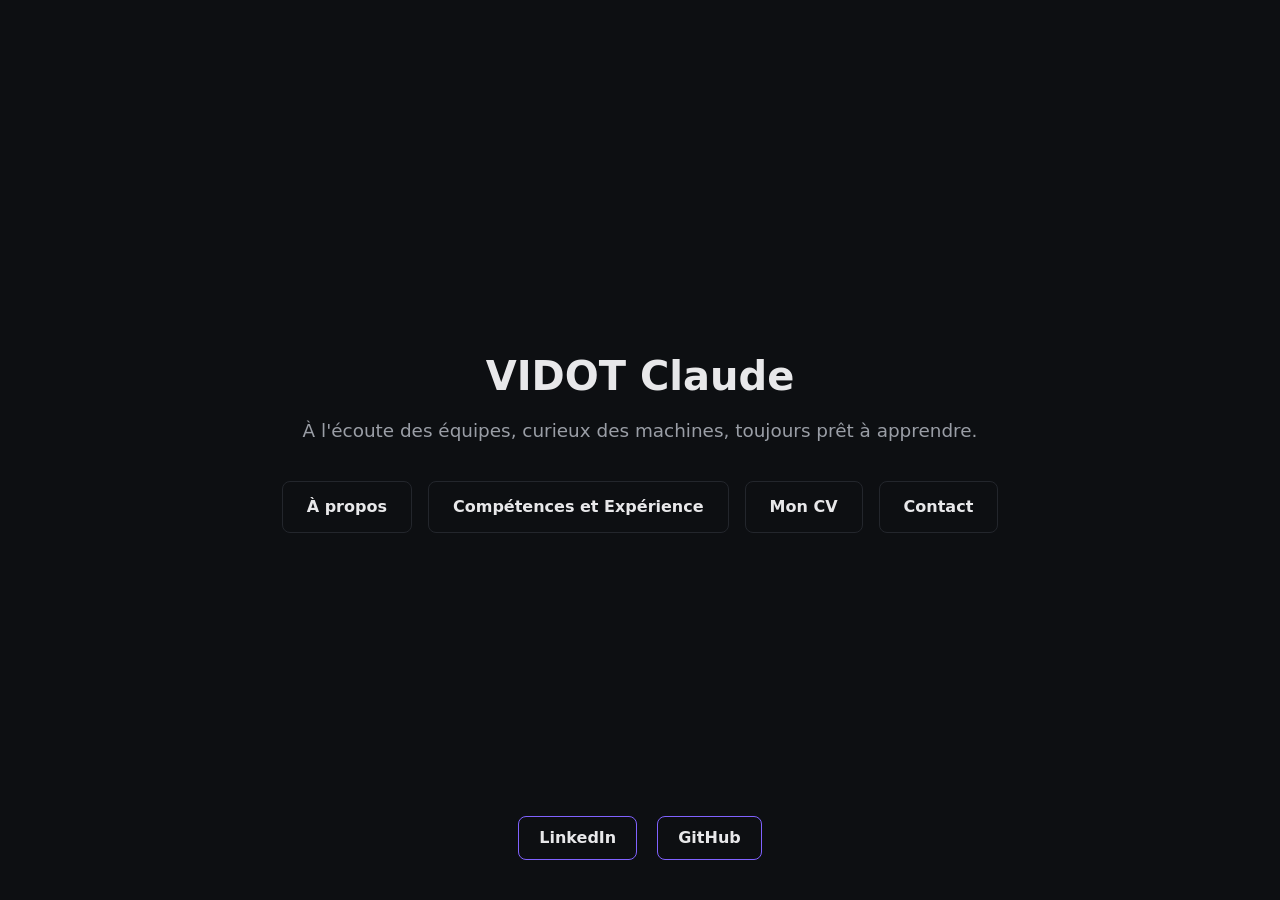
<file: index.html>
<!DOCTYPE html>
<html lang="fr">
<head>
<meta charset="UTF-8">
<meta name="viewport" content="width=device-width, initial-scale=1, viewport-fit=cover">
<meta name="theme-color" content="#0d0f12">
<title>Claude Vidot — Portfolio | Systèmes d'information</title>
<meta name="description" content="Portfolio de Claude Vidot : compétences en systèmes et réseaux, expériences professionnelles en informatique et CV à télécharger.">
<meta name="author" content="Claude Vidot">
<link rel="stylesheet" href="css/style.css">
</head>
<body>

<main>
  <section class="home-section" id="home">
    <div class="home-content">
      <div class="home-title">
        <h1>VIDOT Claude</h1>
        <p class="slogan">À l'écoute des équipes, curieux des machines, toujours prêt à apprendre.</p>
      </div>
      <nav class="home-menu" aria-label="Navigation principale">
        <a href="about.html">À propos</a>
        <a href="competences.html">Compétences et Expérience</a>
        <a href="cv.html">Mon CV</a>
        <a href="contact.html">Contact</a>
      </nav>
    </div>
    <div class="social-links">
      <a href="https://www.linkedin.com/in/claude-v-684a30134/" target="_blank" rel="noopener" aria-label="LinkedIn (s'ouvre dans un nouvel onglet)">LinkedIn</a>
      <a href="https://github.com/Kurodo97420" target="_blank" rel="noopener" aria-label="GitHub (s'ouvre dans un nouvel onglet)">GitHub</a>
    </div>
  </section>
</main>

</body>
</html>
</file>
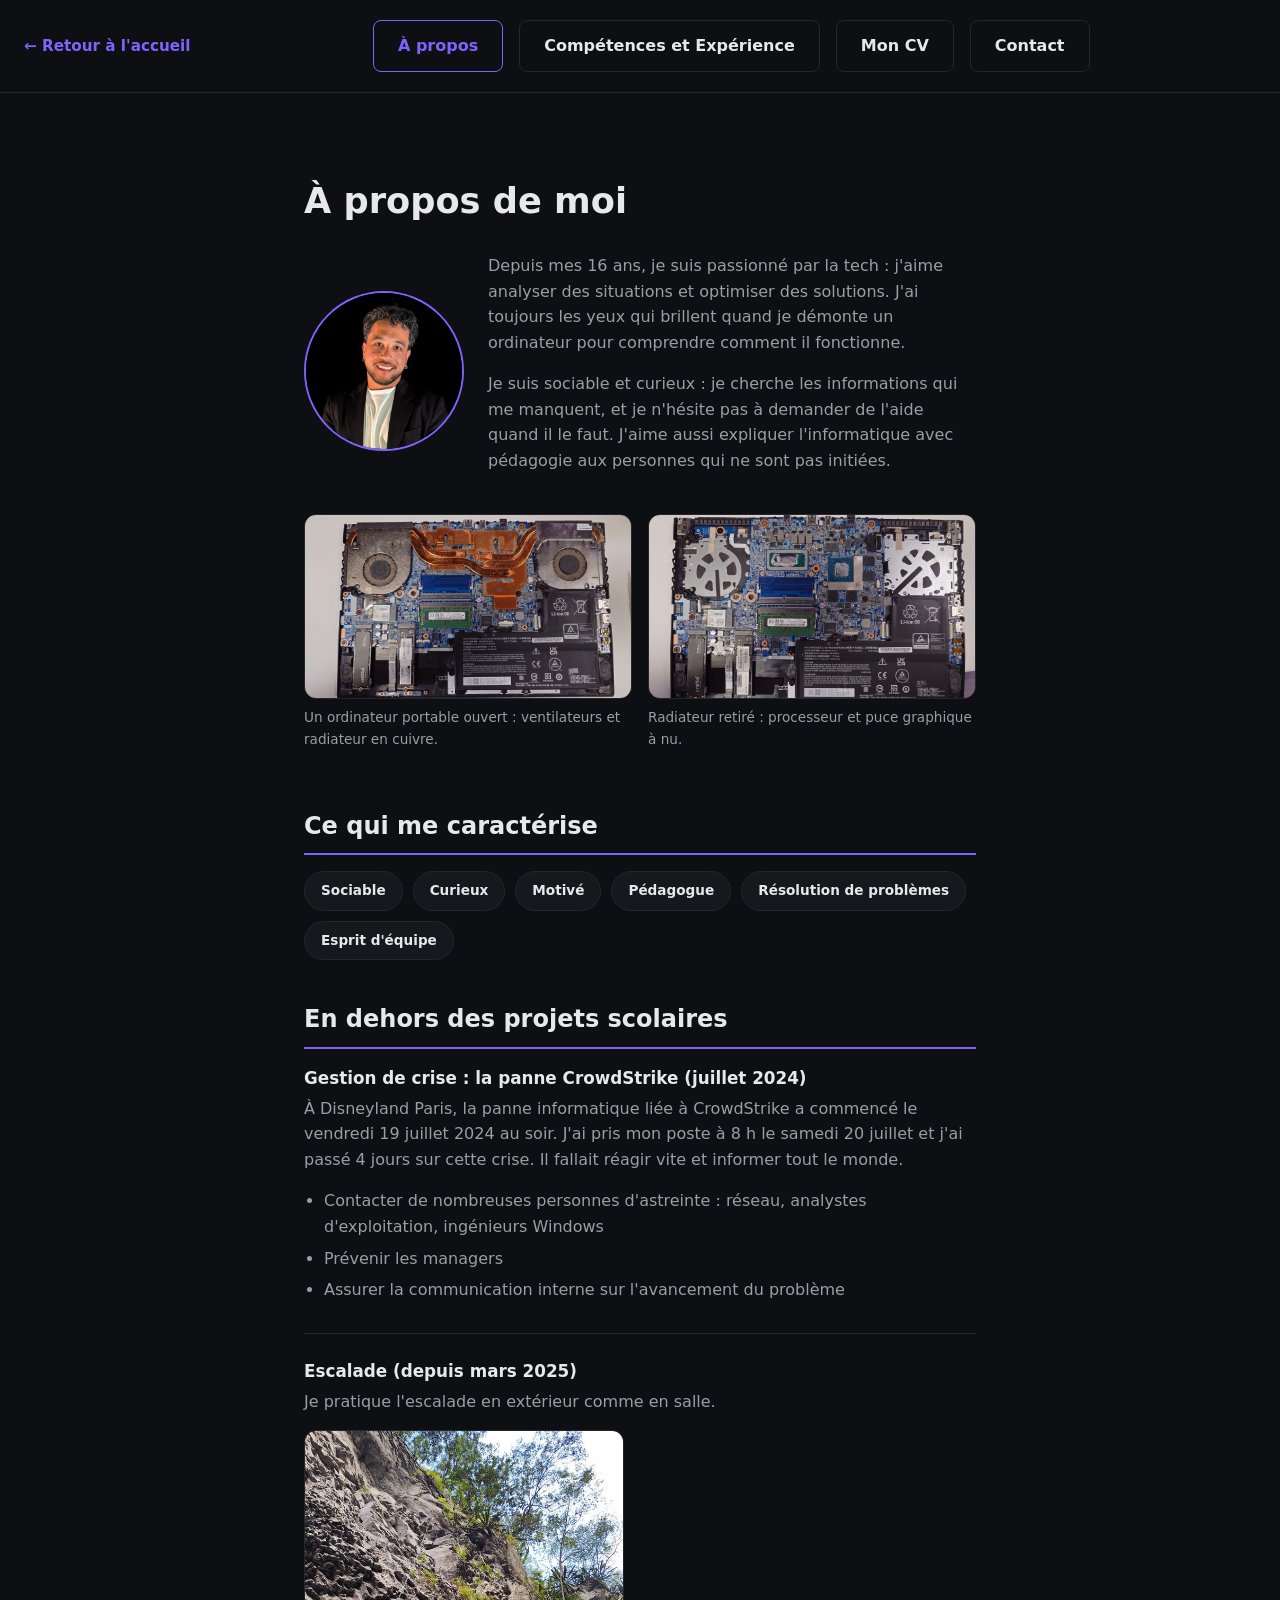
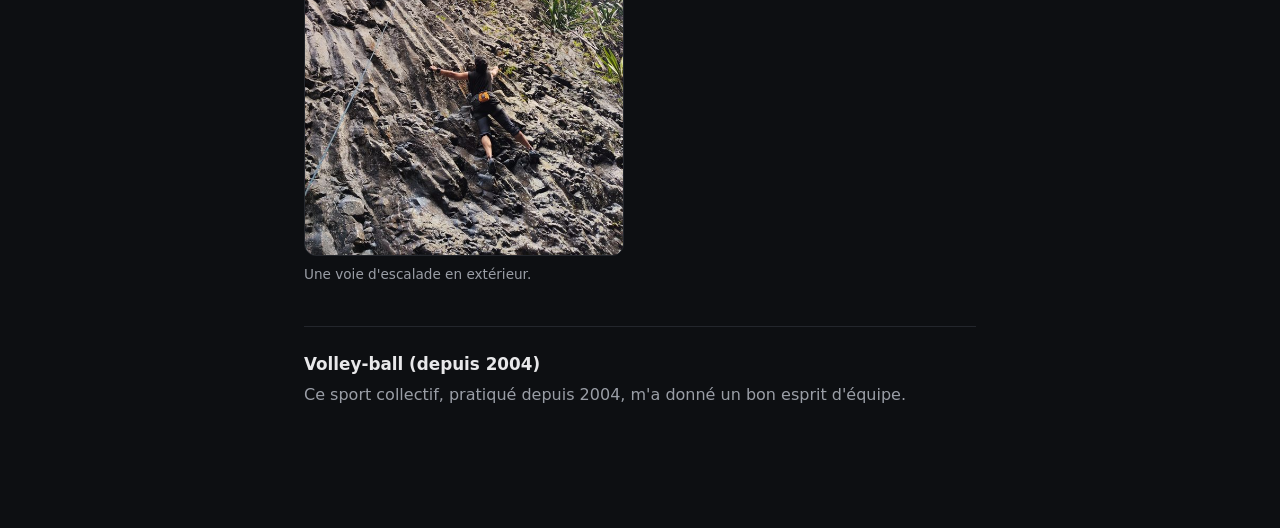
<file: about.html>
<!DOCTYPE html>
<html lang="fr">
<head>
<meta charset="UTF-8">
<meta name="viewport" content="width=device-width, initial-scale=1, viewport-fit=cover">
<meta name="theme-color" content="#0d0f12">
<title>À propos de moi — Claude Vidot | Portfolio</title>
<meta name="description" content="Claude Vidot, passionné de tech : ses qualités, son expérience de gestion de crise chez Disneyland Paris, l'escalade et le volley-ball.">
<meta name="author" content="Claude Vidot">
<link rel="stylesheet" href="css/style.css">
</head>
<body>

<header class="top-navigation">
  <a href="index.html" class="home-link">← Retour à l'accueil</a>
  <nav class="navigation-links" aria-label="Navigation principale">
    <a href="about.html" class="active" aria-current="page">À propos</a>
    <a href="competences.html">Compétences et Expérience</a>
    <a href="cv.html">Mon CV</a>
    <a href="contact.html">Contact</a>
  </nav>
</header>

<main>
  <section class="content-section">
    <h1>À propos de moi</h1>
    <div class="about-intro">
      <img class="profile-photo" src="images/portrait-claude-vidot.jpg" alt="Portrait de Claude Vidot, souriant, en veste noire et t-shirt clair" width="480" height="480">
      <div class="about-intro-text">
        <p>Depuis mes 16 ans, je suis passionné par la tech : j'aime analyser des situations et optimiser des solutions. J'ai toujours les yeux qui brillent quand je démonte un ordinateur pour comprendre comment il fonctionne.</p>
        <p>Je suis sociable et curieux : je cherche les informations qui me manquent, et je n'hésite pas à demander de l'aide quand il le faut. J'aime aussi expliquer l'informatique avec pédagogie aux personnes qui ne sont pas initiées.</p>
      </div>
    </div>

    <div class="photo-row">
      <figure class="photo-figure">
        <img src="images/pc-portable-ventilateurs-poussiere.jpg" alt="Intérieur d'un ordinateur portable ouvert : deux ventilateurs encrassés de poussière, des caloducs en cuivre, la batterie et la mémoire vive." width="960" height="540" loading="lazy">
        <figcaption>Un ordinateur portable ouvert : ventilateurs et radiateur en cuivre.</figcaption>
      </figure>
      <figure class="photo-figure">
        <img src="images/pc-portable-radiateur-retire.jpg" alt="Le même ordinateur portable, radiateur et ventilateurs retirés : on voit le processeur et la puce graphique avec l'ancienne pâte thermique." width="960" height="540" loading="lazy">
        <figcaption>Radiateur retiré : processeur et puce graphique à nu.</figcaption>
      </figure>
    </div>

    <h2>Ce qui me caractérise</h2>
    <div class="skills-list">
      <span class="skill-badge">Sociable</span>
      <span class="skill-badge">Curieux</span>
      <span class="skill-badge">Motivé</span>
      <span class="skill-badge">Pédagogue</span>
      <span class="skill-badge">Résolution de problèmes</span>
      <span class="skill-badge">Esprit d'équipe</span>
    </div>

    <h2>En dehors des projets scolaires</h2>

    <div class="experience-block">
      <h3>Gestion de crise : la panne CrowdStrike (juillet 2024)</h3>
      <p>À Disneyland Paris, la panne informatique liée à CrowdStrike a commencé le vendredi 19 juillet 2024 au soir. J'ai pris mon poste à 8 h le samedi 20 juillet et j'ai passé 4 jours sur cette crise. Il fallait réagir vite et informer tout le monde.</p>
      <ul>
        <li>Contacter de nombreuses personnes d'astreinte : réseau, analystes d'exploitation, ingénieurs Windows</li>
        <li>Prévenir les managers</li>
        <li>Assurer la communication interne sur l'avancement du problème</li>
      </ul>
    </div>

    <div class="experience-block">
      <h3>Escalade (depuis mars 2025)</h3>
      <p>Je pratique l'escalade en extérieur comme en salle.</p>
      <figure class="photo-figure tall-photo">
        <img src="images/escalade-exterieur.jpg" alt="Grimpeur encordé sur une paroi rocheuse en extérieur, entouré de végétation." width="600" height="800" loading="lazy">
        <figcaption>Une voie d'escalade en extérieur.</figcaption>
      </figure>
    </div>

    <div class="experience-block">
      <h3>Volley-ball (depuis 2004)</h3>
      <p>Ce sport collectif, pratiqué depuis 2004, m'a donné un bon esprit d'équipe.</p>
    </div>
  </section>
</main>

</body>
</html>
</file>
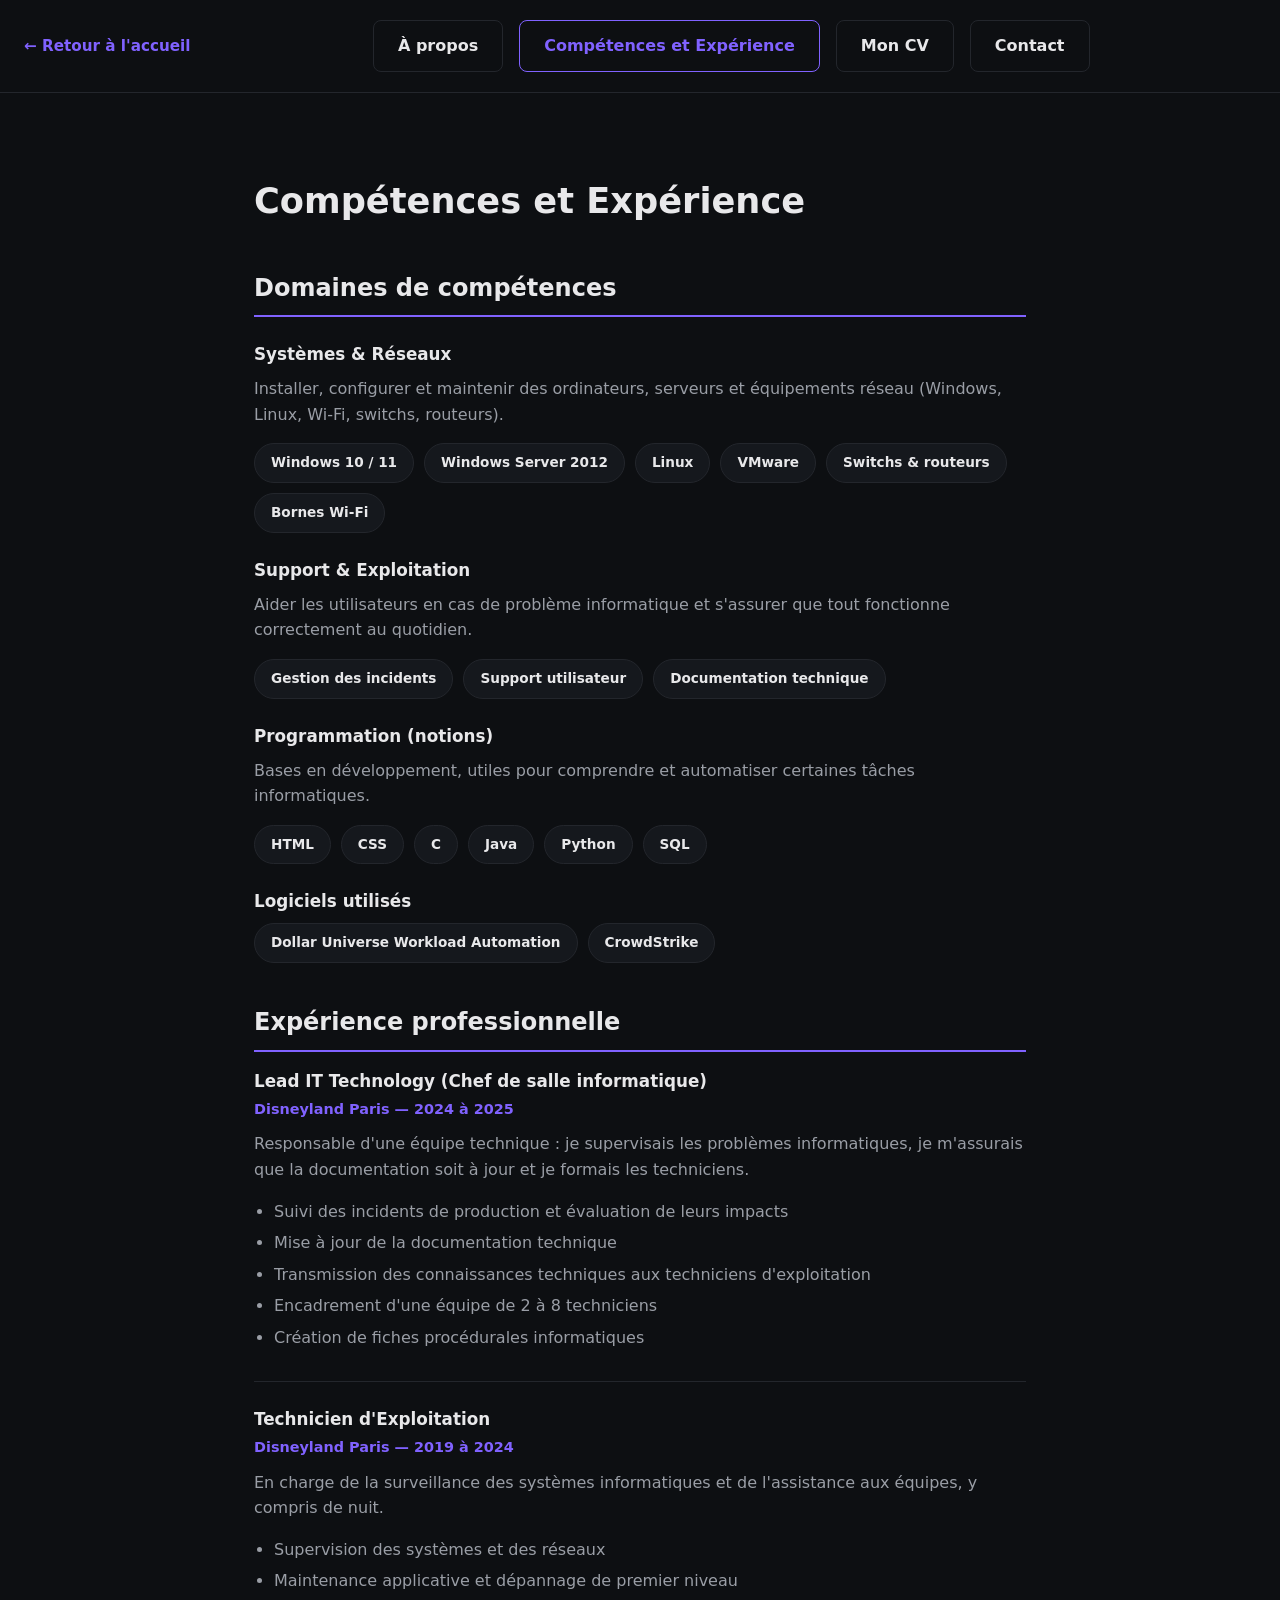
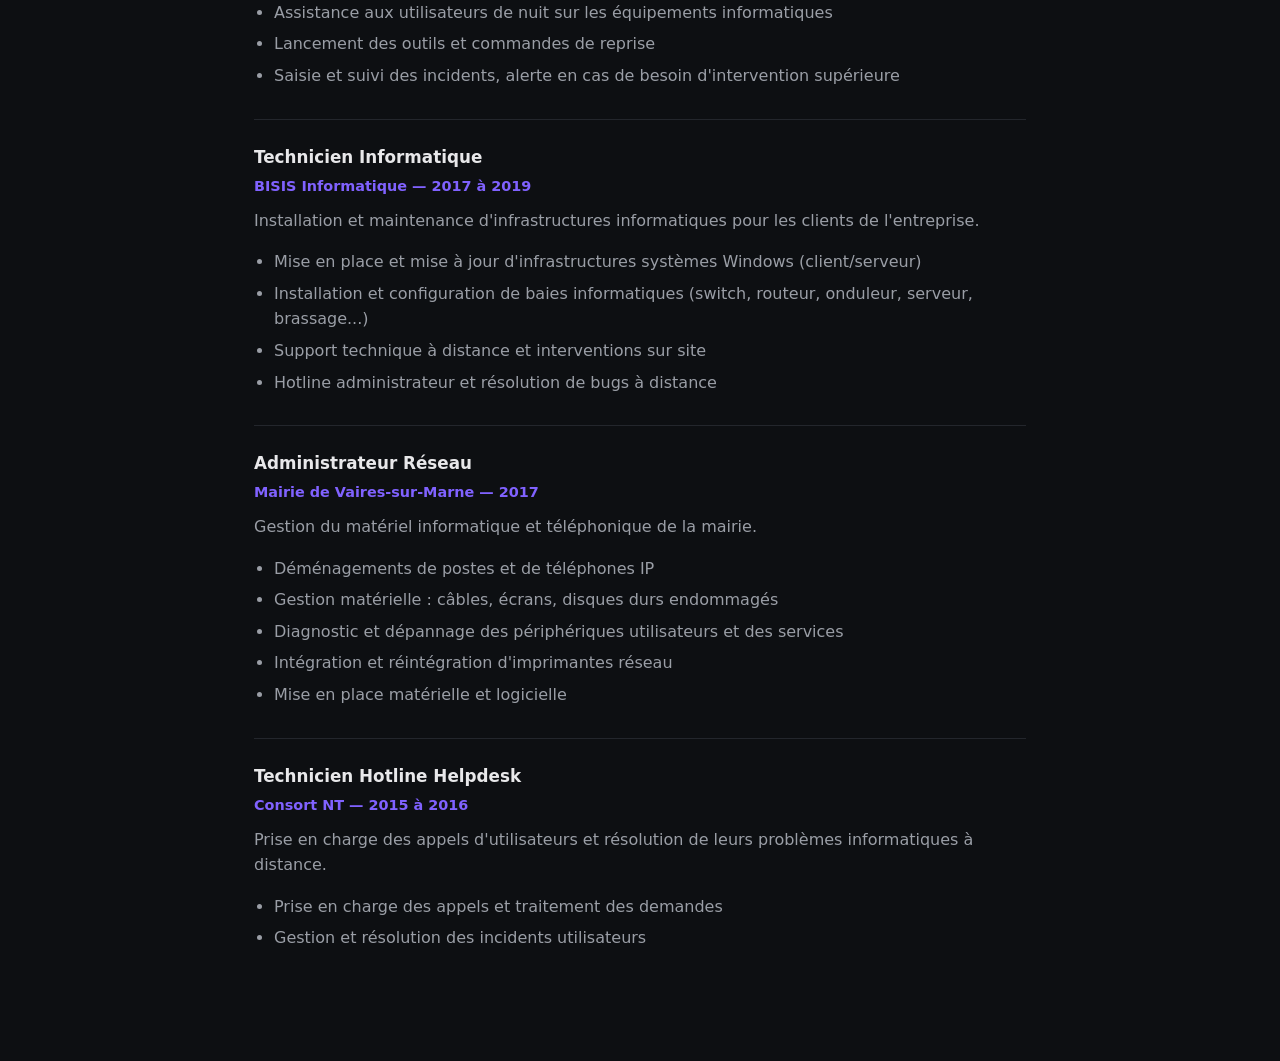
<file: competences.html>
<!DOCTYPE html>
<html lang="fr">
<head>
<meta charset="UTF-8">
<meta name="viewport" content="width=device-width, initial-scale=1, viewport-fit=cover">
<meta name="theme-color" content="#0d0f12">
<title>Compétences et Expérience — Claude Vidot | Portfolio</title>
<meta name="description" content="Compétences en systèmes et réseaux, support et exploitation, et parcours professionnel de Claude Vidot, de Consort NT à Disneyland Paris.">
<meta name="author" content="Claude Vidot">
<link rel="stylesheet" href="css/style.css">
</head>
<body>

<header class="top-navigation">
  <a href="index.html" class="home-link">← Retour à l'accueil</a>
  <nav class="navigation-links" aria-label="Navigation principale">
    <a href="about.html">À propos</a>
    <a href="competences.html" class="active" aria-current="page">Compétences et Expérience</a>
    <a href="cv.html">Mon CV</a>
    <a href="contact.html">Contact</a>
  </nav>
</header>

<main>
<section class="content-section wide-content-section">
  <h1>Compétences et Expérience</h1>

  <h2>Domaines de compétences</h2>

  <h3>Systèmes &amp; Réseaux</h3>
  <p>Installer, configurer et maintenir des ordinateurs, serveurs et équipements réseau (Windows, Linux, Wi-Fi, switchs, routeurs).</p>
  <div class="skills-list">
    <span class="skill-badge">Windows 10 / 11</span>
    <span class="skill-badge">Windows Server 2012</span>
    <span class="skill-badge">Linux</span>
    <span class="skill-badge">VMware</span>
    <span class="skill-badge">Switchs &amp; routeurs</span>
    <span class="skill-badge">Bornes Wi-Fi</span>
  </div>

  <h3>Support &amp; Exploitation</h3>
  <p>Aider les utilisateurs en cas de problème informatique et s'assurer que tout fonctionne correctement au quotidien.</p>
  <div class="skills-list">
    <span class="skill-badge">Gestion des incidents</span>
    <span class="skill-badge">Support utilisateur</span>
    <span class="skill-badge">Documentation technique</span>
  </div>

  <h3>Programmation (notions)</h3>
  <p>Bases en développement, utiles pour comprendre et automatiser certaines tâches informatiques.</p>
  <div class="skills-list">
    <span class="skill-badge">HTML</span>
    <span class="skill-badge">CSS</span>
    <span class="skill-badge">C</span>
    <span class="skill-badge">Java</span>
    <span class="skill-badge">Python</span>
    <span class="skill-badge">SQL</span>
  </div>

  <h3>Logiciels utilisés</h3>
  <div class="skills-list">
    <span class="skill-badge">Dollar Universe Workload Automation</span>
    <span class="skill-badge">CrowdStrike</span>
  </div>

  <h2>Expérience professionnelle</h2>

  <div class="experience-block">
    <h3>Lead IT Technology (Chef de salle informatique)</h3>
    <span class="job-date">Disneyland Paris — 2024 à 2025</span>
    <p>Responsable d'une équipe technique : je supervisais les problèmes informatiques, je m'assurais que la documentation soit à jour et je formais les techniciens.</p>
    <ul>
      <li>Suivi des incidents de production et évaluation de leurs impacts</li>
      <li>Mise à jour de la documentation technique</li>
      <li>Transmission des connaissances techniques aux techniciens d'exploitation</li>
      <li>Encadrement d'une équipe de 2 à 8 techniciens</li>
      <li>Création de fiches procédurales informatiques</li>
    </ul>
  </div>

  <div class="experience-block">
    <h3>Technicien d'Exploitation</h3>
    <span class="job-date">Disneyland Paris — 2019 à 2024</span>
    <p>En charge de la surveillance des systèmes informatiques et de l'assistance aux équipes, y compris de nuit.</p>
    <ul>
      <li>Supervision des systèmes et des réseaux</li>
      <li>Maintenance applicative et dépannage de premier niveau</li>
      <li>Assistance aux utilisateurs de nuit sur les équipements informatiques</li>
      <li>Lancement des outils et commandes de reprise</li>
      <li>Saisie et suivi des incidents, alerte en cas de besoin d'intervention supérieure</li>
    </ul>
  </div>

  <div class="experience-block">
    <h3>Technicien Informatique</h3>
    <span class="job-date">BISIS Informatique — 2017 à 2019</span>
    <p>Installation et maintenance d'infrastructures informatiques pour les clients de l'entreprise.</p>
    <ul>
      <li>Mise en place et mise à jour d'infrastructures systèmes Windows (client/serveur)</li>
      <li>Installation et configuration de baies informatiques (switch, routeur, onduleur, serveur, brassage...)</li>
      <li>Support technique à distance et interventions sur site</li>
      <li>Hotline administrateur et résolution de bugs à distance</li>
    </ul>
  </div>

  <div class="experience-block">
    <h3>Administrateur Réseau</h3>
    <span class="job-date">Mairie de Vaires-sur-Marne — 2017</span>
    <p>Gestion du matériel informatique et téléphonique de la mairie.</p>
    <ul>
      <li>Déménagements de postes et de téléphones IP</li>
      <li>Gestion matérielle : câbles, écrans, disques durs endommagés</li>
      <li>Diagnostic et dépannage des périphériques utilisateurs et des services</li>
      <li>Intégration et réintégration d'imprimantes réseau</li>
      <li>Mise en place matérielle et logicielle</li>
    </ul>
  </div>

  <div class="experience-block">
    <h3>Technicien Hotline Helpdesk</h3>
    <span class="job-date">Consort NT — 2015 à 2016</span>
    <p>Prise en charge des appels d'utilisateurs et résolution de leurs problèmes informatiques à distance.</p>
    <ul>
      <li>Prise en charge des appels et traitement des demandes</li>
      <li>Gestion et résolution des incidents utilisateurs</li>
    </ul>
  </div>
</section>
</main>

</body>
</html>
</file>
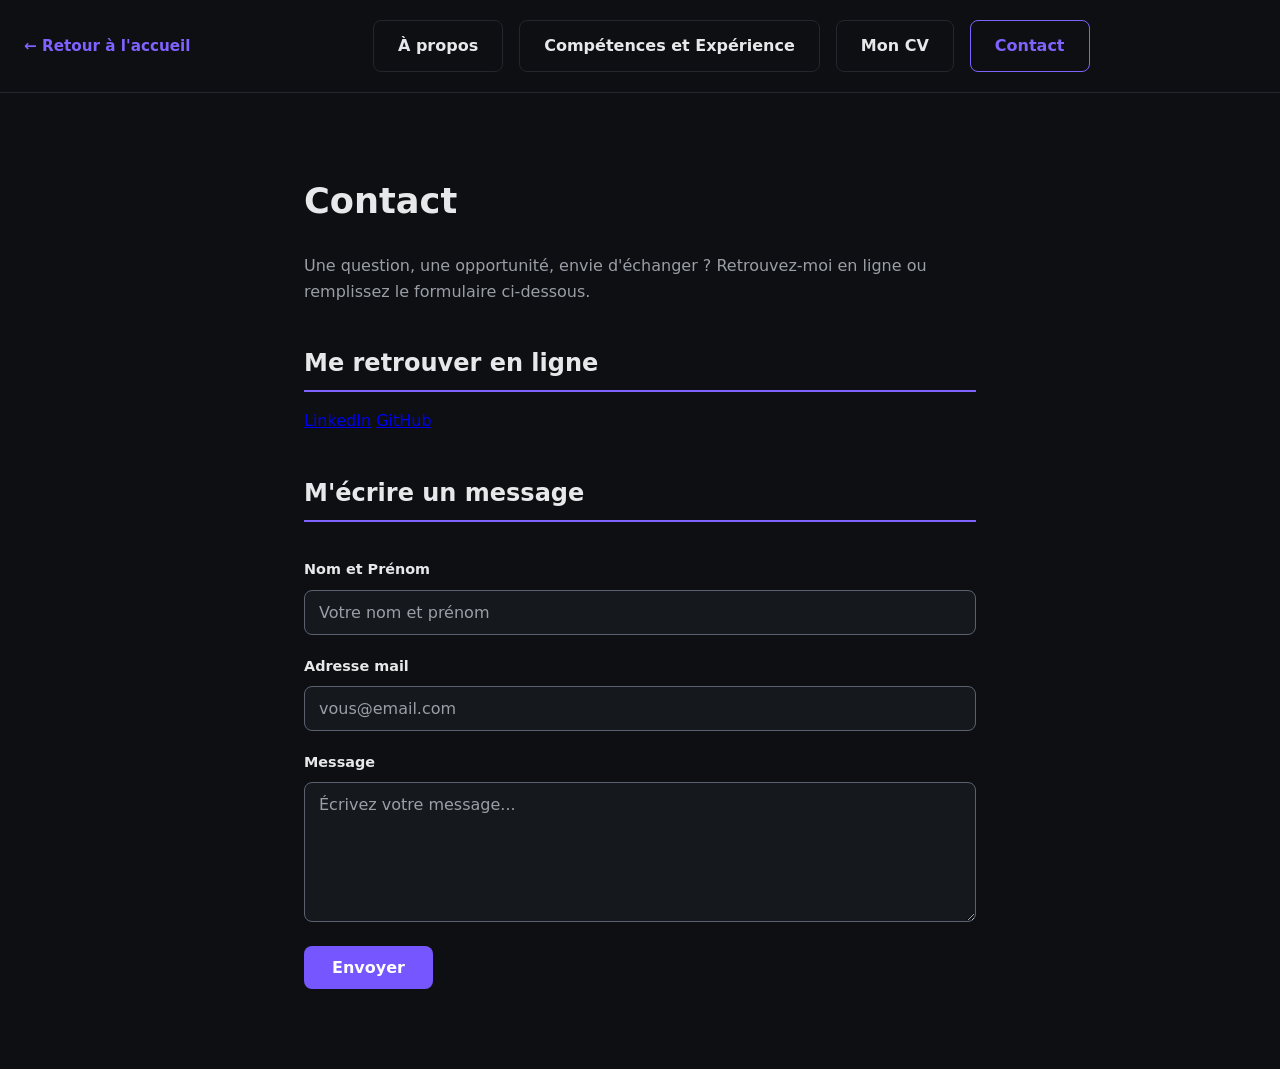
<file: contact.html>
<!DOCTYPE html>
<html lang="fr">
<head>
<meta charset="UTF-8">
<meta name="viewport" content="width=device-width, initial-scale=1, viewport-fit=cover">
<meta name="theme-color" content="#0d0f12">
<title>Contact — Claude Vidot | Portfolio</title>
<meta name="description" content="Contactez Claude Vidot via LinkedIn, GitHub ou le formulaire : indiquez votre nom, votre adresse mail et votre message.">
<meta name="author" content="Claude Vidot">
<link rel="stylesheet" href="css/style.css">
</head>
<body>

<header class="top-navigation">
  <a href="index.html" class="home-link">← Retour à l'accueil</a>
  <nav class="navigation-links" aria-label="Navigation principale">
    <a href="about.html">À propos</a>
    <a href="competences.html">Compétences et Expérience</a>
    <a href="cv.html">Mon CV</a>
    <a href="contact.html" class="active" aria-current="page">Contact</a>
  </nav>
</header>

<main>
  <section class="content-section">
    <h1>Contact</h1>
    <p>Une question, une opportunité, envie d'échanger ? Retrouvez-moi en ligne ou remplissez le formulaire ci-dessous.</p>

    <h2>Me retrouver en ligne</h2>
    <div class="contact-links">
      <a href="https://www.linkedin.com/in/claude-v-684a30134/" target="_blank" rel="noopener" aria-label="LinkedIn (s'ouvre dans un nouvel onglet)">LinkedIn</a>
      <a href="https://github.com/Kurodo97420" target="_blank" rel="noopener" aria-label="GitHub (s'ouvre dans un nouvel onglet)">GitHub</a>
    </div>

    <h2>M'écrire un message</h2>
    <form class="contact-form">
      <label for="name">Nom et Prénom</label>
      <input type="text" id="name" name="name" placeholder="Votre nom et prénom" autocomplete="name" required>

      <label for="email">Adresse mail</label>
      <input type="email" id="email" name="email" placeholder="vous@email.com" autocomplete="email" required>

      <label for="message">Message</label>
      <textarea id="message" name="message" rows="6" placeholder="Écrivez votre message..." required></textarea>

      <button type="submit" class="button-link">Envoyer</button>
    </form>
  </section>
</main>

</body>
</html>
</file>
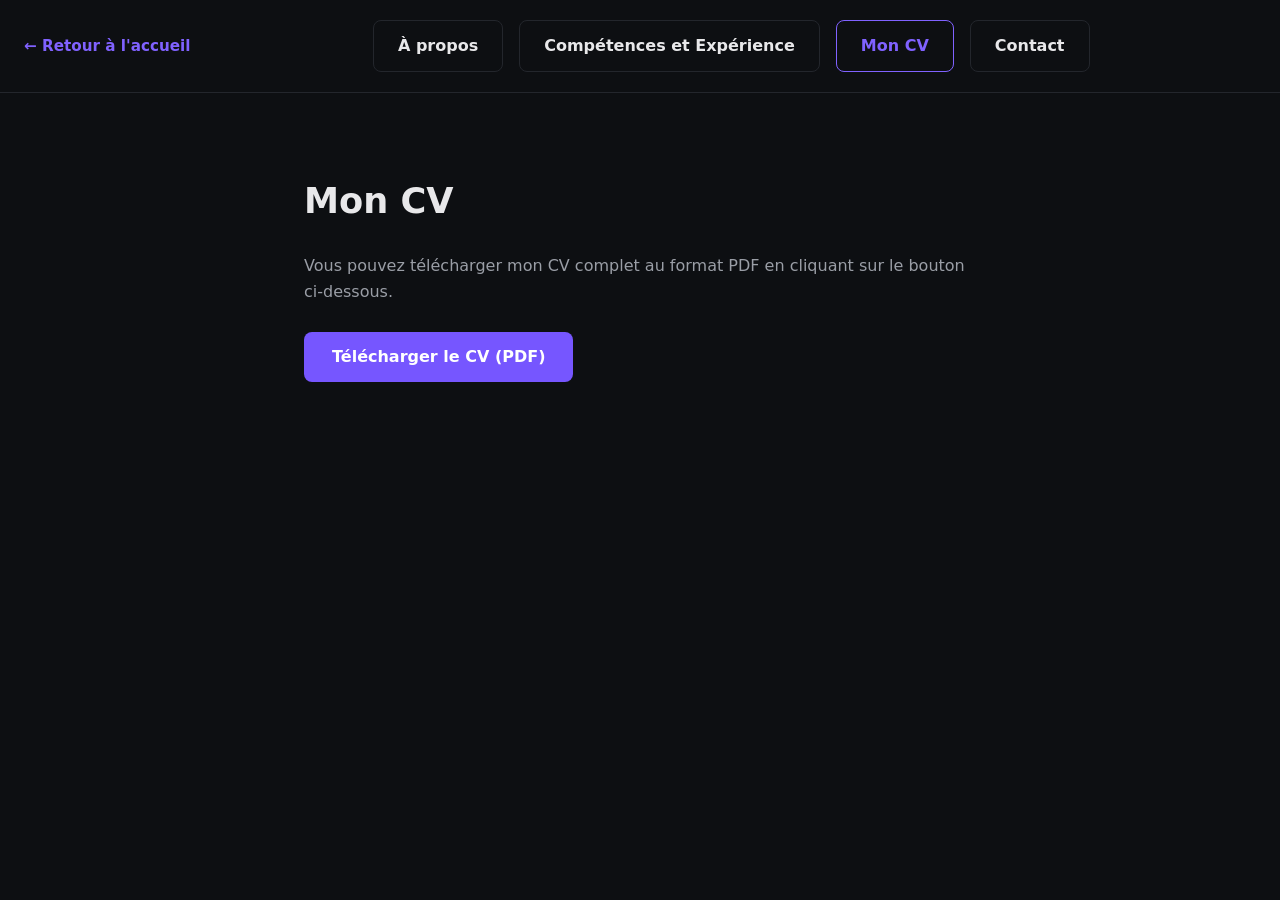
<file: cv.html>
<!DOCTYPE html>
<html lang="fr">
<head>
<meta charset="UTF-8">
<meta name="viewport" content="width=device-width, initial-scale=1, viewport-fit=cover">
<meta name="theme-color" content="#0d0f12">
<title>Mon CV — Claude Vidot | Portfolio</title>
<meta name="description" content="Téléchargez le CV de Claude Vidot au format PDF : parcours, formations, compétences et expériences professionnelles.">
<meta name="author" content="Claude Vidot">
<link rel="stylesheet" href="css/style.css">
</head>
<body>

<header class="top-navigation">
  <a href="index.html" class="home-link">← Retour à l'accueil</a>
  <nav class="navigation-links" aria-label="Navigation principale">
    <a href="about.html">À propos</a>
    <a href="competences.html">Compétences et Expérience</a>
    <a href="cv.html" class="active" aria-current="page">Mon CV</a>
    <a href="contact.html">Contact</a>
  </nav>
</header>

<main>
  <section class="content-section">
    <h1>Mon CV</h1>
    <p>Vous pouvez télécharger mon CV complet au format PDF en cliquant sur le bouton ci-dessous.</p>
    <a href="documents/CV_VIDOT_CLAUDE_V11.pdf" class="button-link" download>Télécharger le CV (PDF)</a>
  </section>
</main>

</body>
</html>
</file>
<file: css/style.css>
* {
  box-sizing: border-box; /* le padding et la bordure sont comptés dans la largeur/hauteur */
  margin: 0;
  padding: 0;
}

html {
  scroll-behavior: smooth;
}

body {
  background: #0d0f12;
  color: #e8e8ea;
  font-family: system-ui, sans-serif;
  line-height: 1.6;
}

/* toutes les <section> sont centrées avec une largeur maximale */
section {
  max-width: 960px;
  margin: 0 auto;
  padding: 80px 24px;
}

/* ACCESSIBILITÉ AU CLAVIER
   Quand on navigue avec la touche Tab, l'élément sélectionné (lien, bouton,
   champ) reçoit un contour violet bien visible pour savoir où l'on est. */
a:focus-visible,
button:focus-visible,
input:focus-visible,
textarea:focus-visible {
  outline: 3px solid #8062ff;
  outline-offset: 3px;
}


/* ============================================
   PAGE D'ACCUEIL (.home-section)
   ============================================ */

.home-section {
  min-height: 100vh;
  /* 100dvh = la hauteur réellement visible sur mobile (sans la barre d'adresse).
     Avec 100vh seul, LinkedIn / GitHub pouvaient être cachés en bas de l'écran.
     Les anciens navigateurs qui ne connaissent pas dvh gardent la ligne du dessus. */
  min-height: 100dvh;
  display: flex;
  flex-direction: column;
  padding-top: 60px;
  padding-bottom: 40px;
}

/* le bloc avec le nom + les 4 liens, centré au milieu de l'écran */
.home-content {
  flex: 1;
  display: flex;
  flex-direction: column;
  justify-content: center;
  align-items: center;
  text-align: center;
  gap: 36px;
}

/* le nom et le slogan, regroupés l'un sous l'autre avec un petit espace entre les deux */
.home-title {
  display: flex;
  flex-direction: column;
  align-items: center;
  gap: 8px;
}

.home-content h1 {
  font-size: 2.5rem;
  font-weight: 800;
}

/* le slogan sous le nom : en gris clair, plus petit que le nom */
.slogan {
  color: #9a9ea6;
  font-size: 1.15rem;
}

/* la liste des 4 liens (À propos, Compétences...) */
.home-menu {
  display: flex;
  flex-wrap: wrap;
  justify-content: center;
  gap: 16px;
}

.home-menu a {
  color: #e8e8ea;
  text-decoration: none;
  font-weight: 600;
  font-size: 1rem;
  padding: 12px 24px;
  border: 1px solid #23262c;
  border-radius: 8px;
}

.home-menu a:hover {
  border-color: #8062ff;
  color: #8062ff;
}

/* les liens LinkedIn / GitHub tout en bas de la page */
.social-links {
  display: flex;
  justify-content: center;
  gap: 20px;
}

/* LinkedIn et GitHub : texte clair avec un contour violet pour bien les remarquer */
.social-links a {
  color: #e8e8ea;
  text-decoration: none;
  font-weight: 600;
  font-size: 1rem;
  padding: 8px 20px;
  border: 1px solid #8062ff;
  border-radius: 8px;
}

/* au survol : le fond devient violet (même violet que le bouton "Envoyer") */
.social-links a:hover {
  background: #7656ff;
  border-color: #7656ff;
  color: #ffffff;
}


/* ============================================
   BARRE DE NAVIGATION EN HAUT DES AUTRES PAGES
   (À propos, Compétences, CV, Contact)
   ============================================ */

.top-navigation {
  position: sticky;
  top: 0;
  display: flex;
  flex-wrap: wrap;
  justify-content: space-between;
  align-items: center;
  gap: 16px;
  padding: 20px 24px;
  border-bottom: 1px solid #23262c;
  background: #0d0f12;
}

/* le lien "Retour à l'accueil" */
.top-navigation .home-link {
  color: #8062ff;
  text-decoration: none;
  font-weight: 600;
  font-size: .95rem;
}

.top-navigation .home-link:hover {
  text-decoration: underline;
}

/* le groupe des 4 liens de navigation */
.top-navigation .navigation-links {
  flex: 1;
  display: flex;
  flex-wrap: wrap;
  justify-content: center;
  gap: 16px;
}

.top-navigation .navigation-links a {
  color: #e8e8ea;
  text-decoration: none;
  font-weight: 600;
  font-size: 1rem;
  padding: 12px 24px;
  border: 1px solid #23262c;
  border-radius: 8px;
}

.top-navigation .navigation-links a:hover {
  border-color: #8062ff;
  color: #8062ff;
}

/* classe ajoutée sur le lien de la page actuellement affichée */
.top-navigation .navigation-links a.active {
  border-color: #8062ff;
  color: #8062ff;
}


/* ============================================
   CONTENU DES PAGES (À propos, Compétences, CV, Contact)
   ============================================ */

.content-section {
  max-width: 720px;
  margin: 0 auto;
  padding: 80px 24px;
}

/* classe ajoutée en plus de .content-section sur la page Compétences,
   pour lui donner une largeur maximale plus grande */
.wide-content-section {
  max-width: 820px;
}

.content-section h1 {
  font-size: 2.2rem;
  margin-bottom: 24px;
}

/* titres de section (ex : "Domaines de compétences") */
.content-section h2 {
  font-size: 1.5rem;
  margin-top: 40px;
  margin-bottom: 16px;
  padding-bottom: 8px;
  border-bottom: 2px solid #8062ff;
}

/* sous-titres (ex : "Systèmes & Réseaux") */
.content-section h3 {
  font-size: 1.05rem;
  margin-top: 24px;
  margin-bottom: 8px;
}

.content-section p {
  color: #9a9ea6;
  margin-bottom: 16px;
}

/* bouton violet plein, utilisé par exemple pour "Télécharger le CV" */
.content-section .button-link {
  display: inline-block;
  margin-top: 12px;
  background: #7656ff; /* violet un peu plus foncé pour que le texte blanc soit bien lisible */
  color: #fff;
  padding: 12px 28px;
  border-radius: 8px;
  text-decoration: none;
  font-weight: 600;
}

.content-section .button-link:hover {
  opacity: .85;
}


/* ============================================
   PAGE COMPÉTENCES : badges et expériences
   ============================================ */

/* la rangée de badges de compétences (ex : "HTML", "CSS"...) */
.skills-list {
  display: flex;
  flex-wrap: wrap;
  gap: 10px;
  margin-bottom: 8px;
}

.skill-badge {
  background: #15181d;
  border: 1px solid #23262c;
  border-radius: 20px;
  padding: 8px 16px;
  font-size: .85rem;
  font-weight: 600;
}

/* un bloc représentant une expérience professionnelle */
.experience-block {
  padding-bottom: 24px;
  margin-bottom: 24px;
  border-bottom: 1px solid #23262c;
}

/* pas de ligne de séparation sous le tout dernier bloc d'expérience */
.experience-block:last-child {
  border-bottom: none;
  margin-bottom: 0;
}

.experience-block h3 {
  margin-top: 0;
  margin-bottom: 4px;
}

/* la ligne violette avec l'entreprise et les dates */
.experience-block .job-date {
  display: block;
  color: #8062ff;
  font-weight: 600;
  font-size: .9rem;
  margin-bottom: 10px;
}

.experience-block ul {
  padding-left: 20px;
  color: #9a9ea6;
}

.experience-block li {
  margin-bottom: 6px;
}


/* ============================================
   PAGE CONTACT : formulaire
   ============================================ */

.contact-form {
  display: flex;
  flex-direction: column;
  gap: 8px;
  margin-top: 24px;
}

.contact-form label {
  font-weight: 600;
  font-size: .9rem;
  margin-top: 12px;
}

.contact-form input,
.contact-form textarea {
  background: #15181d;
  border: 1px solid #5b6170; /* bordure plus claire pour bien voir où écrire */
  border-radius: 8px;
  padding: 12px 14px;
  color: #e8e8ea;
  font-family: inherit;
  font-size: 1rem;
  resize: vertical;
}

/* le texte d'exemple grisé dans les champs (placeholder) devient plus lisible */
.contact-form ::placeholder {
  color: #9a9ea6;
}

/* quand on clique dans un champ, sa bordure devient violette */
.contact-form input:focus,
.contact-form textarea:focus {
  border-color: #8062ff;
}

.contact-form .button-link {
  align-self: flex-start;
  border: none;
  cursor: pointer;
  margin-top: 16px;
  font-family: inherit; /* un <button> n'utilise pas la police du site par défaut : on la lui donne */
  font-size: 1rem;
}


/* ============================================
   PHOTOS
   ============================================ */

/* ta photo de profil (page À propos) : un cercle avec un contour violet */
.profile-photo {
  width: 160px;
  height: 160px;
  border-radius: 50%;  /* 50% = forme ronde */
  object-fit: cover;   /* l'image remplit le cercle sans être déformée */
  border: 2px solid #8062ff;
}

/* le début de la page À propos : la photo de profil à gauche, le texte à droite */
.about-intro {
  display: flex;
  flex-wrap: wrap;     /* si l'écran est trop étroit, le texte passe sous la photo */
  align-items: center; /* la photo est centrée verticalement par rapport au texte */
  gap: 24px;
}

.about-intro .profile-photo {
  flex-shrink: 0;      /* la photo garde sa taille, elle ne s'écrase pas */
}

.about-intro-text {
  flex: 1 1 280px;     /* le texte prend toute la place restante (280px minimum) */
}

/* un bloc "photo + légende" (la balise <figure>) */
.photo-figure {
  margin-bottom: 16px;
}

.photo-figure img {
  display: block;
  width: 100%;         /* la photo prend toute la largeur disponible... */
  height: auto;        /* ...et sa hauteur s'adapte pour ne pas la déformer */
  border-radius: 12px;
  border: 1px solid #23262c;
}

/* la légende sous la photo */
.photo-figure figcaption {
  color: #9a9ea6;
  font-size: .85rem;
  margin-top: 8px;
}

/* une rangée de photos côte à côte (elles passent l'une sous l'autre si l'écran est trop étroit) */
.photo-row {
  display: flex;
  flex-wrap: wrap;
  gap: 16px;
  margin-top: 24px;
}

.photo-row .photo-figure {
  flex: 1 1 280px;     /* chaque photo fait au moins 280px de large, puis se partage la place */
}

/* photo en format portrait (plus haute que large) : on limite sa largeur pour qu'elle ne soit pas gigantesque */
.tall-photo {
  max-width: 320px;
  margin-top: 16px;
}


/* ============================================
   VERSION RESPONSIVE
   Par défaut le style est pensé pour un écran de PC.
   Les media queries ci-dessous adaptent le menu pour
   qu'il prenne moins de place sur tablette et smartphone.
   ============================================ */

/* TABLETTE : écrans de 900px de large ou moins */
@media (max-width: 900px) {
  .top-navigation {
    padding: 16px 20px;
    gap: 12px;
  }
  .top-navigation .navigation-links {
    gap: 10px;
  }
  .top-navigation .navigation-links a {
    padding: 8px 16px;
    font-size: .9rem;
  }
  .home-menu {
    gap: 10px;
  }
  .home-menu a {
    padding: 8px 16px;
    font-size: .9rem;
  }
}

/* SMARTPHONE : écrans de 600px de large ou moins */
@media (max-width: 600px) {
  section {
    padding: 60px 20px;
  }
  .top-navigation {
    position: static; /* sur smartphone la barre ne reste plus collée en haut : elle prenait trop de place à l'écran */
    flex-direction: column;
    align-items: flex-start;
    padding: 14px 16px;
    gap: 10px;
  }
  .top-navigation .navigation-links {
    width: 100%;
    justify-content: flex-start;
    gap: 8px;
  }
  .top-navigation .navigation-links a {
    padding: 6px 12px;
    font-size: .85rem;
  }
  .home-content h1 {
    font-size: 1.8rem;
  }
  .slogan {
    font-size: 1rem;   /* slogan un peu plus petit sur smartphone */
  }
  .profile-photo {
    width: 130px;      /* photo de profil un peu plus petite sur smartphone */
    height: 130px;
  }
  .home-menu {
    gap: 8px;
  }
  .home-menu a {
    padding: 8px 14px;
    font-size: .85rem;
  }
}

/* ÉCRAN PEU HAUT (téléphone tenu en paysage) : écrans de 500px de hauteur ou moins.
   La barre du haut ne reste pas collée, sinon elle cacherait une grande partie du contenu. */
@media (max-height: 500px) {
  .top-navigation {
    position: static;
  }
}
</file>
